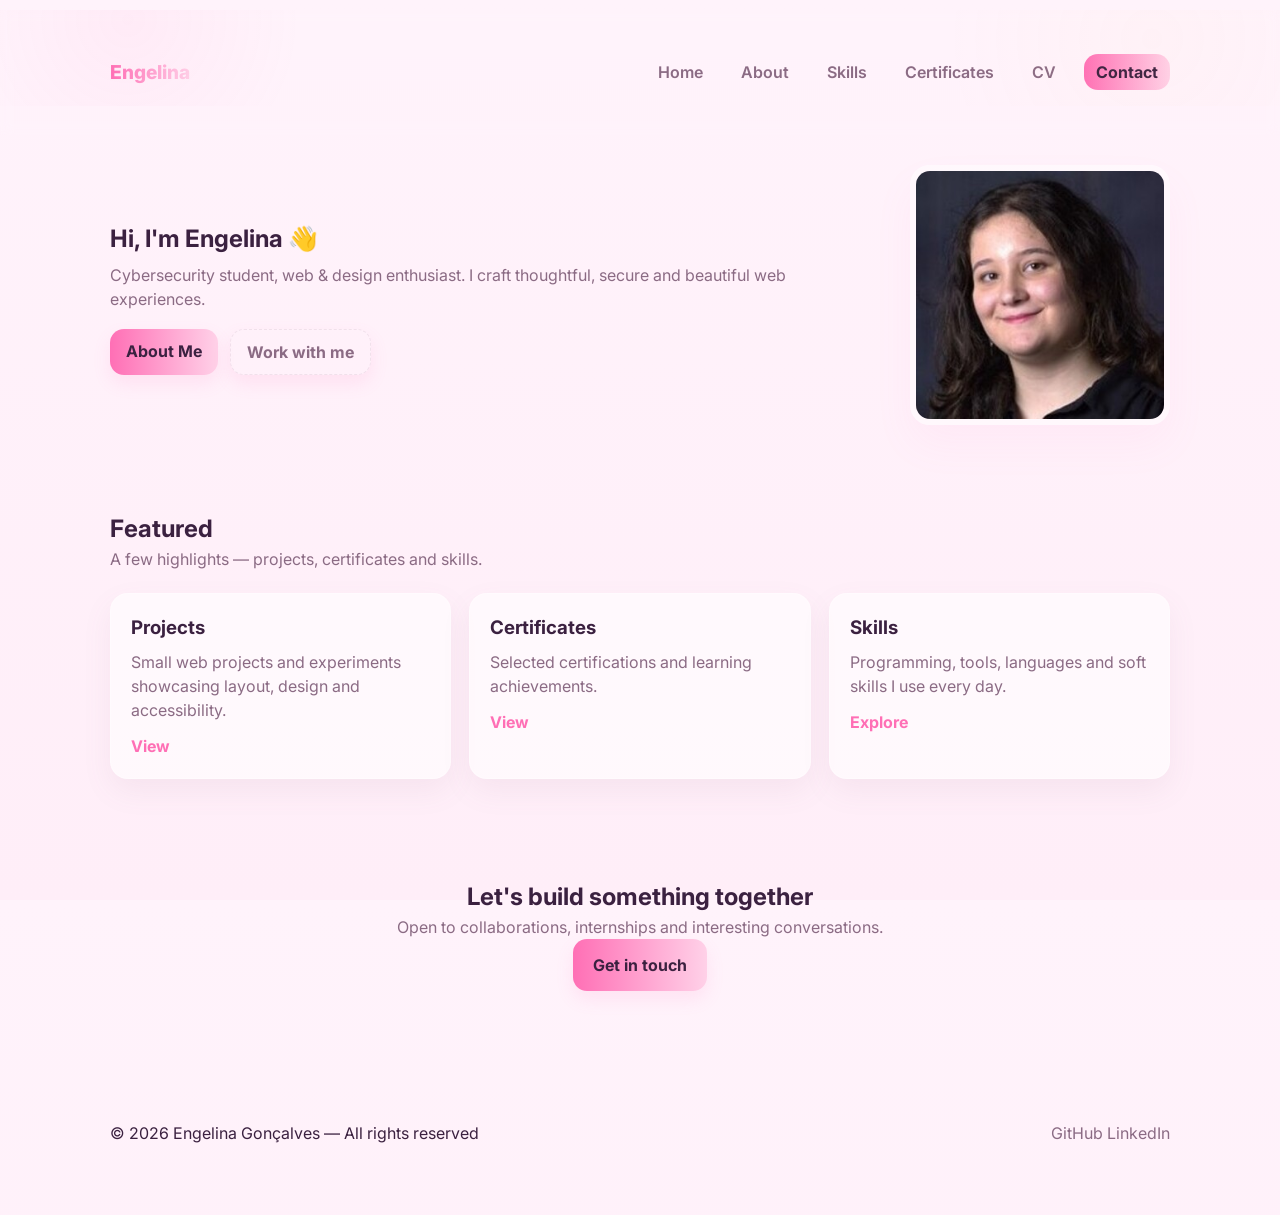
<file: index.html>
<!DOCTYPE html>

<html lang="en">

<head>
    <meta charset="UTF-8">
    <meta name="viewport" content="width=device-width, initial-scale=1.0">
    <meta name="description" content="Engelina Gonçalves — cybersecurity student, web & design enthusiast. Explore projects, skills and contact info.">
    <title>Engelina Gonçalves | Portfolio</title>
    <link rel="preconnect" href="https://fonts.googleapis.com">
    <link rel="preconnect" href="https://fonts.gstatic.com" crossorigin>
    <link href="https://fonts.googleapis.com/css2?family=Inter:wght@300;400;600;700&display=swap" rel="stylesheet">
    <link rel="stylesheet" href="assets/css/style.css">
</head>

<body>

    <div class="wrapper">

        <header class="site-header">
            <div class="container header-inner">
                <a class="brand" href="index.html">Engelina</a>

                <button class="nav-toggle" aria-label="Toggle navigation" aria-expanded="false">
                    <span class="hamburger"></span>
                </button>

                <nav class="nav-menu" aria-label="Main navigation">
                    <ul>
                        <li><a href="index.html">Home</a></li>
                        <li><a href="aboutme.html">About</a></li>
                        <li><a href="skills.html">Skills</a></li>
                        <li><a href="certificates.html">Certificates</a></li>
                        <li><a href="cv.html">CV</a></li>
                        <li><a href="contact.html" class="cta">Contact</a></li>
                    </ul>
                </nav>
            </div>
        </header>

        <main>

            <section class="hero container reveal">
                <div class="hero-inner">
                    <div class="hero-copy">
                        <h1>Hi, I'm Engelina <span class="wave">👋</span></h1>
                        <p class="lead">Cybersecurity student, web & design enthusiast. I craft thoughtful, secure and beautiful web experiences.</p>
                        <div class="hero-actions">
                            <a href="aboutme.html" class="button">About Me</a>
                            <a href="contact.html" class="button ghost">Work with me</a>
                        </div>
                    </div>

                    <div class="hero-media">
                        <img src="assets/images/engelina.jpg" alt="Portrait of Engelina" onerror="this.style.display='none'">
                    </div>
                </div>
            </section>

            <section class="featured container reveal">
                <h2>Featured</h2>
                <p class="muted">A few highlights — projects, certificates and skills.</p>

                <div class="cards-grid">
                    <article class="card">
                        <h3>Projects</h3>
                        <p>Small web projects and experiments showcasing layout, design and accessibility.</p>
                        <a href="index.html" class="card-link">View</a>
                    </article>

                    <article class="card">
                        <h3>Certificates</h3>
                        <p>Selected certifications and learning achievements.</p>
                        <a href="certificates.html" class="card-link">View</a>
                    </article>

                    <article class="card">
                        <h3>Skills</h3>
                        <p>Programming, tools, languages and soft skills I use every day.</p>
                        <a href="skills.html" class="card-link">Explore</a>
                    </article>
                </div>
            </section>

            <section class="contact-cta container reveal">
                <h2>Let's build something together</h2>
                <p class="muted">Open to collaborations, internships and interesting conversations.</p>
                <a href="contact.html" class="button large">Get in touch</a>
            </section>

        </main>

        <footer class="site-footer">
            <div class="container footer-inner">
                <p>© <span id="year"></span> Engelina Gonçalves — All rights reserved</p>
                <nav class="social">
                    <a href="#" aria-label="GitHub">GitHub</a>
                    <a href="#" aria-label="LinkedIn">LinkedIn</a>
                </nav>
            </div>
        </footer>

    </div>

    <script src="assets/js/script.js"></script>
</body>

</html>
</file>
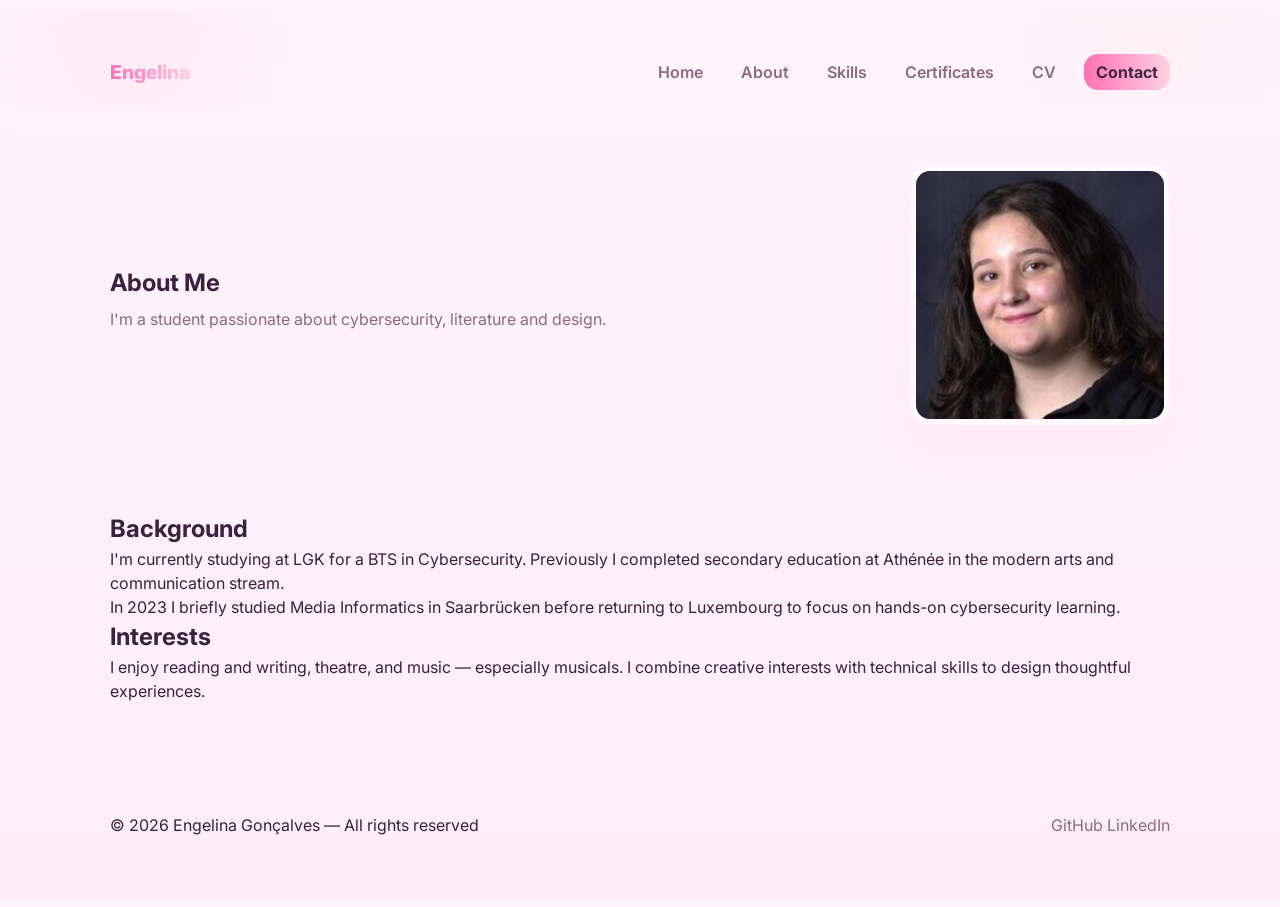
<file: aboutme.html>
<!DOCTYPE html>
<html lang="en">

<head>
    <meta charset="UTF-8">
    <meta name="viewport" content="width=device-width, initial-scale=1.0">
    <meta name="description" content="About Engelina — cybersecurity student, background and interests.">
    <title>About Me — Engelina</title>
    <link rel="preconnect" href="https://fonts.googleapis.com">
    <link rel="preconnect" href="https://fonts.gstatic.com" crossorigin>
    <link href="https://fonts.googleapis.com/css2?family=Inter:wght@300;400;600;700&display=swap" rel="stylesheet">
    <link rel="stylesheet" href="assets/css/style.css">
</head>

<body>

    <div class="wrapper">

        <header class="site-header">
            <div class="container header-inner">
                <a class="brand" href="index.html">Engelina</a>
                <button class="nav-toggle" aria-label="Toggle navigation" aria-expanded="false">
                    <span class="hamburger"></span>
                </button>
                <nav class="nav-menu" aria-label="Main navigation">
                    <ul>
                        <li><a href="index.html">Home</a></li>
                        <li><a href="aboutme.html">About</a></li>
                        <li><a href="skills.html">Skills</a></li>
                        <li><a href="certificates.html">Certificates</a></li>
                        <li><a href="cv.html">CV</a></li>
                        <li><a href="contact.html" class="cta">Contact</a></li>
                    </ul>
                </nav>
            </div>
        </header>

        <main>

            <section class="hero container reveal">
                <div class="hero-inner">
                    <div class="hero-copy">
                        <h1>About Me</h1>
                        <p class="lead">I'm a student passionate about cybersecurity, literature and design.</p>
                    </div>
                    <div class="hero-media">
                        <img src="assets/images/engelina.jpg" alt="Engelina" onerror="this.style.display='none'">
                    </div>
                </div>
            </section>

            <section class="more-info container reveal">
                <h2>Background</h2>
                <p>I'm currently studying at LGK for a BTS in Cybersecurity. Previously I completed secondary education at Athénée in the modern arts and communication stream.</p>
                <p>In 2023 I briefly studied Media Informatics in Saarbrücken before returning to Luxembourg to focus on hands-on cybersecurity learning.</p>

                <h2>Interests</h2>
                <p>I enjoy reading and writing, theatre, and music — especially musicals. I combine creative interests with technical skills to design thoughtful experiences.</p>
            </section>

        </main>

        <footer class="site-footer">
            <div class="container footer-inner">
                <p>© <span id="year"></span> Engelina Gonçalves — All rights reserved</p>
                <nav class="social">
                    <a href="#" aria-label="GitHub">GitHub</a>
                    <a href="#" aria-label="LinkedIn">LinkedIn</a>
                </nav>
            </div>
        </footer>

    </div>

    <script src="assets/js/script.js"></script>
</body>

</html>
</file>
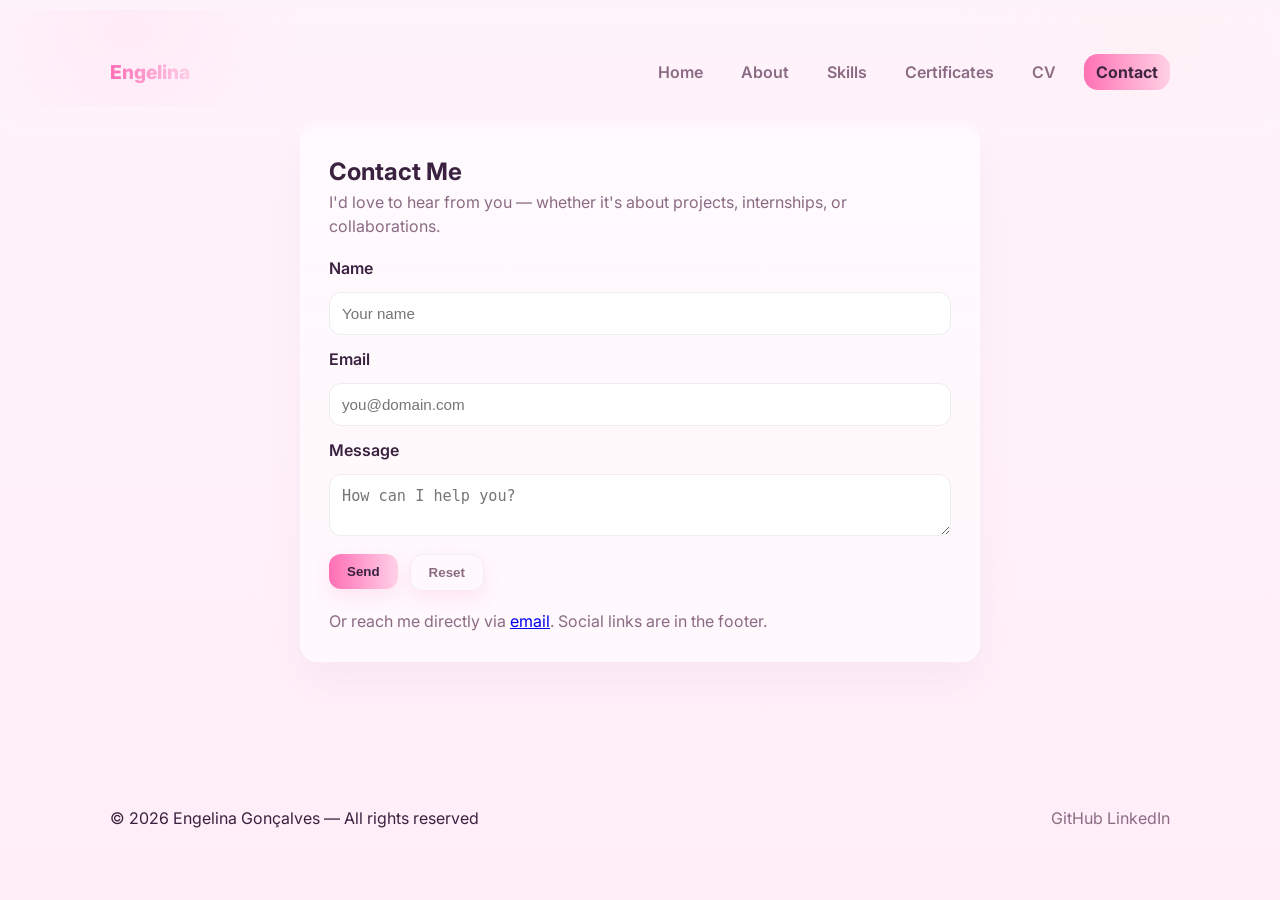
<file: contact.html>
<!DOCTYPE html>
<html lang="en">

<head>
    <meta charset="UTF-8">
    <meta name="viewport" content="width=device-width, initial-scale=1.0">
    <meta name="description" content="Contact Engelina for collaborations, internships or questions.">
    <title>Contact — Engelina</title>
    <link rel="preconnect" href="https://fonts.googleapis.com">
    <link rel="preconnect" href="https://fonts.gstatic.com" crossorigin>
    <link href="https://fonts.googleapis.com/css2?family=Inter:wght@300;400;600;700&display=swap" rel="stylesheet">
    <link rel="stylesheet" href="assets/css/style.css">
</head>

<body>

    <div class="wrapper">

        <header class="site-header">
            <div class="container header-inner">
                <a class="brand" href="index.html">Engelina</a>
                <button class="nav-toggle" aria-label="Toggle navigation" aria-expanded="false">
                    <span class="hamburger"></span>
                </button>
                <nav class="nav-menu" aria-label="Main navigation">
                    <ul>
                        <li><a href="index.html">Home</a></li>
                        <li><a href="aboutme.html">About</a></li>
                        <li><a href="skills.html">Skills</a></li>
                        <li><a href="certificates.html">Certificates</a></li>
                        <li><a href="cv.html">CV</a></li>
                        <li><a href="contact.html" class="cta">Contact</a></li>
                    </ul>
                </nav>
            </div>
        </header>

        <main>

            <section class="contact-container container reveal">
                <h2>Contact Me</h2>
                <p class="muted">I'd love to hear from you — whether it's about projects, internships, or collaborations.</p>

                <form action="https://formspree.io/f/xjkkdegy" method="POST" class="contact-form" style="margin-top:18px">
                    <label for="name">Name</label>
                    <input type="text" id="name" name="name" placeholder="Your name" required>

                    <label for="email">Email</label>
                    <input type="email" id="email" name="email" placeholder="you@domain.com" required>

                    <label for="message">Message</label>
                    <textarea id="message" name="message" placeholder="How can I help you?" required></textarea>

                    <div style="display:flex;gap:12px;align-items:center;margin-top:6px">
                        <button type="submit" class="button">Send</button>
                        <button type="reset" class="button ghost" style="background:transparent;border:1px solid rgba(59,33,64,0.06);">Reset</button>
                    </div>
                </form>

                <div style="margin-top:18px" class="muted">Or reach me directly via <a href="mailto:engelina.goncalves.grilo@gmail.com">email</a>. Social links are in the footer.</div>
            </section>

        </main>

        <footer class="site-footer">
            <div class="container footer-inner">
                <p>© <span id="year"></span> Engelina Gonçalves — All rights reserved</p>
                <nav class="social">
                    <a href="#" aria-label="GitHub">GitHub</a>
                    <a href="#" aria-label="LinkedIn">LinkedIn</a>
                </nav>
            </div>
        </footer>

    </div>

    <script src="assets/js/script.js"></script>

</body>

</html>
</file>
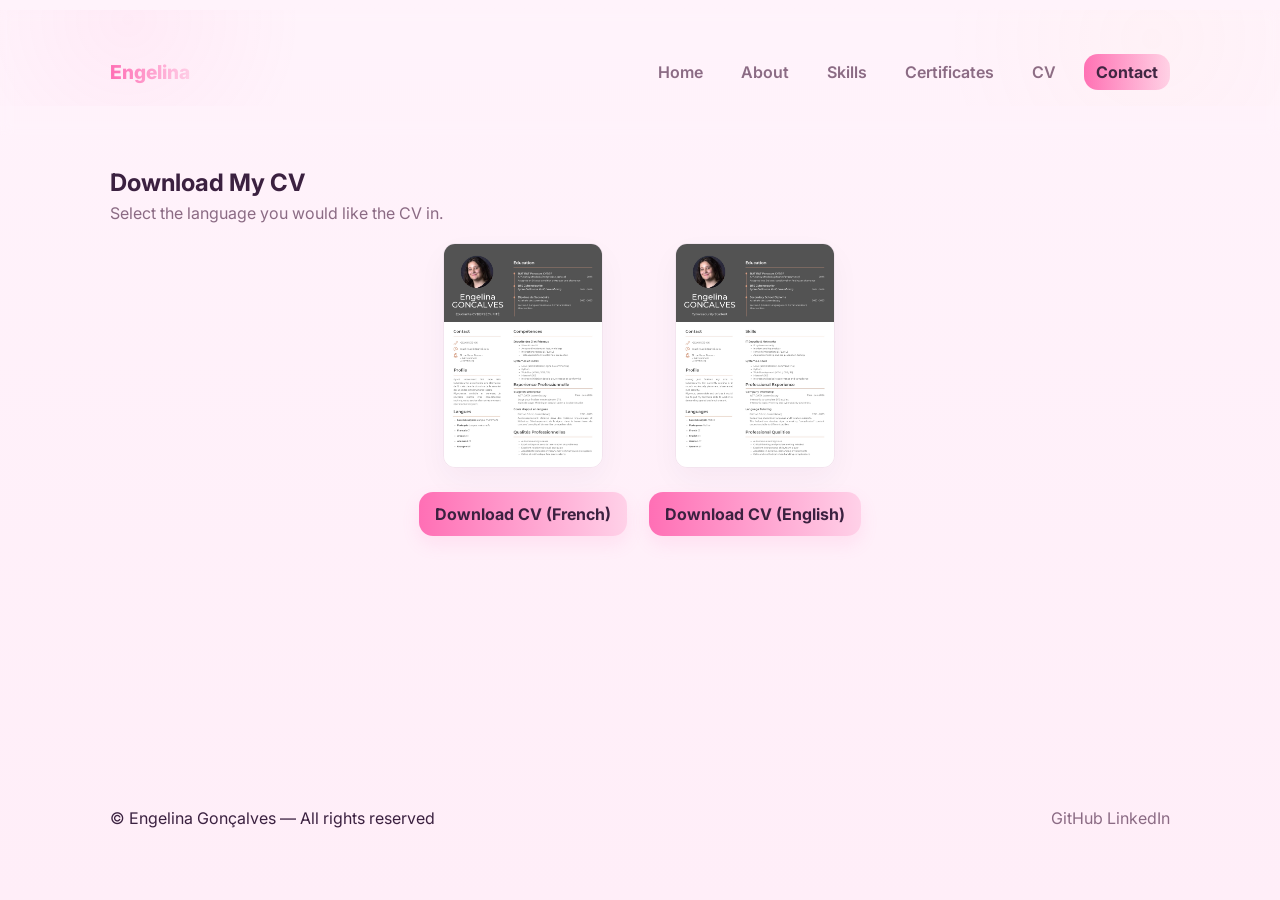
<file: cv.html>
<!DOCTYPE html>
<html lang="en">

<head>
    <meta charset="UTF-8">
    <meta name="viewport" content="width=device-width, initial-scale=1.0">
    <meta name="description" content="Download Engelina's CV in French or English.">
    <title>CV — Engelina</title>
    <link rel="preconnect" href="https://fonts.googleapis.com">
    <link rel="preconnect" href="https://fonts.gstatic.com" crossorigin>
    <link href="https://fonts.googleapis.com/css2?family=Inter:wght@300;400;600;700&display=swap" rel="stylesheet">
    <link rel="stylesheet" href="assets/css/style.css">
</head>

<body>

    <div class="wrapper">

        <header class="site-header">
            <div class="container header-inner">
                <a class="brand" href="index.html">Engelina</a>
                <button class="nav-toggle" aria-label="Toggle navigation" aria-expanded="false">
                    <span class="hamburger"></span>
                </button>
                <nav class="nav-menu" aria-label="Main navigation">
                    <ul>
                        <li><a href="index.html">Home</a></li>
                        <li><a href="aboutme.html">About</a></li>
                        <li><a href="skills.html">Skills</a></li>
                        <li><a href="certificates.html">Certificates</a></li>
                        <li><a href="cv.html">CV</a></li>
                        <li><a href="contact.html" class="cta">Contact</a></li>
                    </ul>
                </nav>
            </div>
        </header>

        <main>

            <section class="cv-container container reveal">
                <h1>Download My CV</h1>
                <p class="muted">Select the language you would like the CV in.</p>

                <div class="cv-buttons" style="margin-top:18px">
                        <div class="cv-extra">
                            <a href="assets/images/Cv_francais.pdf" target="_blank" rel="noopener" class="certificate-link">
                                <img class="certificate-thumb" src="assets/images/cv-preview.jpg" alt="CV preview" loading="lazy">
                            </a>
                            <a href="assets/images/Cv_francais.pdf" class="button" download>Download CV (French)</a>
                        </div>

                        <div class="cv-extra">
                            <a href="assets/images/Engelina_Goncalves_CV.pdf" target="_blank" rel="noopener" class="certificate-link">
                                <img class="certificate-thumb" src="assets/images/Engelina_Goncalves_CV.jpg" alt="CV preview" loading="lazy">
                            </a>
                            <a href="assets/images/Engelina_Goncalves_CV.pdf" class="button" download>Download CV (English)</a>
                        </div>
                </div>
            </section>

        </main>

        <footer class="site-footer">
            <div class="container footer-inner">
                <p>© <span id="year"></span> Engelina Gonçalves — All rights reserved</p>
                <nav class="social">
                    <a href="#" aria-label="GitHub">GitHub</a>
                    <a href="#" aria-label="LinkedIn">LinkedIn</a>
                </nav>
            </div>
        </footer>
</file>
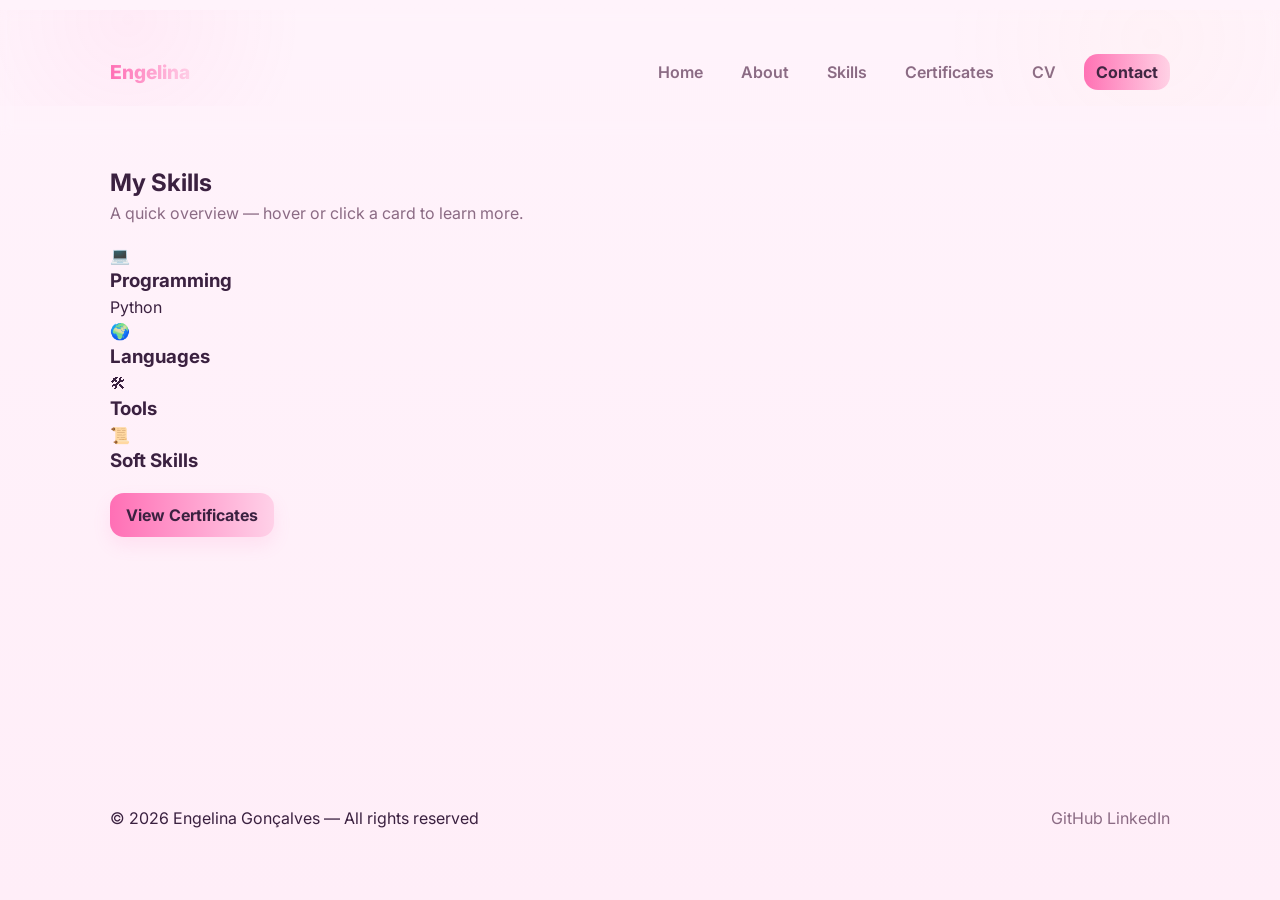
<file: skills.html>
<!DOCTYPE html>
<html lang="en">

<head>
    <meta charset="UTF-8">
    <meta name="viewport" content="width=device-width, initial-scale=1.0">
    <meta name="description" content="Skills: programming languages, tools, languages and soft skills.">
    <title>Skills — Engelina</title>
    <link rel="preconnect" href="https://fonts.googleapis.com">
    <link rel="preconnect" href="https://fonts.gstatic.com" crossorigin>
    <link href="https://fonts.googleapis.com/css2?family=Inter:wght@300;400;600;700&display=swap" rel="stylesheet">
    <link rel="stylesheet" href="assets/css/style.css">
</head>

<body>

    <div class="wrapper">

        <header class="site-header">
            <div class="container header-inner">
                <a class="brand" href="index.html">Engelina</a>
                <button class="nav-toggle" aria-label="Toggle navigation" aria-expanded="false">
                    <span class="hamburger"></span>
                </button>
                <nav class="nav-menu" aria-label="Main navigation">
                    <ul>
                        <li><a href="index.html">Home</a></li>
                        <li><a href="aboutme.html">About</a></li>
                        <li><a href="skills.html">Skills</a></li>
                        <li><a href="certificates.html">Certificates</a></li>
                        <li><a href="cv.html">CV</a></li>
                        <li><a href="contact.html" class="cta">Contact</a></li>
                    </ul>
                </nav>
            </div>
        </header>

        <main>

            <section class="container reveal">
                <h1>My Skills</h1>
                <p class="muted">A quick overview — hover or click a card to learn more.</p>

                <div class="skills-grid" style="margin-top:18px">

                    <div class="skill-card">
                        <span class="skill-icon">💻</span>
                        <h3>Programming</h3>
                        <p id="programming-skill" class="skill-description"></p>
                    </div>

                    <div class="skill-card">
                        <span class="skill-icon">🌍</span>
                        <h3>Languages</h3>
                        <p id="languages-skill" class="skill-description"></p>
                    </div>

                    <div class="skill-card">
                        <span class="skill-icon">🛠</span>
                        <h3>Tools</h3>
                        <p id="tools-skill" class="skill-description"></p>
                    </div>

                    <div class="skill-card">
                        <span class="skill-icon">📜</span>
                        <h3>Soft Skills</h3>
                        <p id="softskills-skill" class="skill-description"></p>
                    </div>

                </div>

                <div class="certificates-link" style="margin-top:18px">
                    <a href="certificates.html" class="button">View Certificates</a>
                </div>
            </section>

        </main>

        <footer class="site-footer">
            <div class="container footer-inner">
                <p>© <span id="year"></span> Engelina Gonçalves — All rights reserved</p>
                <nav class="social">
                    <a href="#" aria-label="GitHub">GitHub</a>
                    <a href="#" aria-label="LinkedIn">LinkedIn</a>
                </nav>
            </div>
        </footer>

    </div>

    <script src="assets/js/script.js"></script>

</body>

</html>
</file>
<file: assets/css/style.css>
:root{
  /* Girlypop palette */
  --bg: linear-gradient(180deg,#fff3fb 0%, #ffeef8 100%);
  --page-bg: #fff3fb;
  --card: rgba(255,255,255,0.6);
  --muted: #8b6b84;
  --accent: #ff6fb5; /* pink */
  --accent-2: #ffd1e8; /* light pink */
  --accent-3: #ffd58a; /* soft yellow */
  --glass: rgba(255,255,255,0.6);
  --radius: 16px;
  --max-width: 1100px;
}

*{box-sizing:border-box;margin:0;padding:0}
html,body{height:100%}
body{
  font-family: 'Poppins', Inter, system-ui, -apple-system, 'Segoe UI', Roboto, 'Helvetica Neue', Arial;
  background: var(--bg);
  color:#3b2140;
  -webkit-font-smoothing:antialiased;
  -moz-osx-font-smoothing:grayscale;
  line-height:1.5;
}

.wrapper{min-height:100vh;display:flex;flex-direction:column}
.container{max-width:var(--max-width);margin:0 auto;padding:40px 20px}

/* Header */

.site-header{backdrop-filter:blur(6px);background:transparent;position:sticky;top:10px;z-index:40;padding:8px 0}
.header-inner{display:flex;align-items:center;justify-content:space-between;gap:20px}
.brand{font-weight:800;background:linear-gradient(90deg,var(--accent),var(--accent-2));-webkit-background-clip:text;background-clip:text;color:transparent;text-decoration:none;font-size:1.2rem}

.site-header::before{content:"";position:absolute;left:0;right:0;top:0;height:6rem;background:radial-gradient(circle at 10% 10%, rgba(255,111,181,0.06), transparent 15%), radial-gradient(circle at 90% 30%, rgba(255,213,138,0.04), transparent 18%);pointer-events:none}

.nav-menu ul{list-style:none;display:flex;gap:18px;align-items:center}
.nav-menu a{color:var(--muted);text-decoration:none;padding:8px 10px;border-radius:12px;transition:all .18s;font-weight:600}
.nav-menu a:hover, .nav-menu a:focus{color:#fff;background:linear-gradient(90deg, rgba(255,111,181,0.18), rgba(255,209,232,0.12))}
.nav-menu .cta{background:linear-gradient(90deg,var(--accent),var(--accent-2));color:#3b2140;font-weight:700;padding:8px 12px;border-radius:14px}

.nav-toggle{display:none;background:none;border:0;cursor:pointer;padding:8px}
.hamburger{display:block;width:22px;height:2px;background:var(--muted);position:relative;border-radius:2px}
.hamburger::before,.hamburger::after{content:"";position:absolute;left:0;width:22px;height:2px;background:var(--muted);border-radius:2px}
.hamburger::before{top:-7px}.hamburger::after{top:7px}

/* Hero */
.hero-inner{display:flex;gap:30px;align-items:center;justify-content:space-between}
.hero-copy{flex:1}
.hero-media{width:260px;flex:0 0 260px}
.hero-media img{width:100%;height:auto;border-radius:20px;object-fit:cover;border:6px solid rgba(255,255,255,0.5);box-shadow:0 20px 40px rgba(255,111,181,0.06)}
.lead{color:var(--muted);margin-top:6px}
.hero-actions{margin-top:18px;display:flex;gap:12px}
.button{display:inline-block;padding:10px 16px;background:linear-gradient(90deg,var(--accent),var(--accent-2));color:#3b2140;border-radius:14px;text-decoration:none;font-weight:700;box-shadow:0 8px 18px rgba(255,111,181,0.12)}
.button.ghost{background:transparent;border:1px dashed rgba(139,107,132,0.12);color:var(--muted)}
.button.large{padding:14px 20px;font-size:1rem}

/* Cards */
.cards-grid{display:grid;grid-template-columns:repeat(auto-fit,minmax(220px,1fr));gap:18px;margin-top:22px}
.card{background:var(--card);padding:20px;border-radius:18px;box-shadow:0 12px 30px rgba(139,107,132,0.08);border:1px solid rgba(255,255,255,0.35)}
.card h3{color:#3b2140;margin-bottom:8px}
.card p{color:var(--muted);margin-bottom:12px}
.card-link{color:var(--accent);text-decoration:none;font-weight:700}

.contact-cta{text-align:center;padding:60px 20px}
.muted{color:var(--muted)}

/* Certificate thumbnails */
.certificate-gallery{display:flex;flex-wrap:wrap;gap:22px;justify-content:center;margin-top:18px}
.certificate-item{background:transparent;padding:12px;border-radius:14px;display:flex;flex-direction:column;align-items:center;max-width:320px}
.certificate-content{display:flex;flex-direction:column;align-items:center;gap:10px}
.certificate-thumb{width:160px;height:auto;max-width:100%;border-radius:12px;object-fit:cover;border:1px solid rgba(59,33,64,0.06);box-shadow:0 12px 30px rgba(59,33,64,0.04)}
.certificate a.certificate-link{display:inline-block}
.certificate a.button{margin-top:6px}

/* Ensure download anchors and buttons are centered under thumbnails */
.certificate{display:inline-flex;justify-content:center;align-items:center}
.certificate .button{margin-top:8px}

/* CV buttons: center thumbnails and download buttons */
.cv-buttons{display:flex;gap:22px;justify-content:center;flex-wrap:wrap}
.cv-extra{display:flex;flex-direction:column;align-items:center;gap:10px;text-align:center}
.cv-extra .button{margin-top:8px}

/* Certificates: center titles above images */
.certificate-content h2{margin:0;font-size:1rem;text-align:center;color:#3b2140}

/* Contact form styles */
.contact-container{max-width:680px;margin:0 auto;background:linear-gradient(180deg, rgba(255,255,255,0.6), rgba(255,255,255,0.55));padding:28px;border-radius:18px;box-shadow:0 18px 40px rgba(139,107,132,0.06);border:1px solid rgba(255,255,255,0.6)}
.contact-form{display:flex;flex-direction:column;gap:12px}
.contact-form label{font-weight:600;color:#3b2140}
.contact-form input,.contact-form textarea{padding:12px;border-radius:12px;border:1px solid rgba(59,33,64,0.08);background:rgba(255,255,255,0.9);outline:none;font-size:0.95rem}
.contact-form input:focus,.contact-form textarea:focus{box-shadow:0 8px 20px rgba(255,111,181,0.08);border-color:rgba(255,111,181,0.4)}
.contact-form button{align-self:flex-start;padding:10px 18px;border-radius:12px;background:linear-gradient(90deg,var(--accent),var(--accent-2));color:#3b2140;border:none;font-weight:700;cursor:pointer}


.site-footer{margin-top:auto;padding:30px 0;background:transparent}
.footer-inner{display:flex;align-items:center;justify-content:space-between;gap:20px}
.site-footer a{color:var(--muted);text-decoration:none}

/* simple reveal animation */
.reveal{opacity:1;transform:none;transition:opacity .3s ease, transform .3s ease}
.reveal.active{opacity:1}

/* responsiveness */
@media (max-width:900px){
  .hero-inner{flex-direction:column-reverse;align-items:center}
  .hero-media{width:200px}
  .container{padding:28px 16px}
  .footer-inner{flex-direction:column;align-items:flex-start}
  .certificate-thumb{width:140px}
}

@media (max-width:700px){
  .nav-menu{position:fixed;inset:64px 16px auto 16px;background:linear-gradient(180deg, rgba(255,255,255,0.02), rgba(255,255,255,0.01));backdrop-filter:blur(8px);padding:18px;border-radius:12px;display:none}
  .nav-menu.open{display:block}
  .nav-menu ul{flex-direction:column;gap:12px}
  .nav-toggle{display:block}
  .certificate-thumb{width:120px}
}

/* keep some legacy classes usable */
.about-preview, .contact, .about, .skills-container, .certificate-container, .cv-container{padding:40px 20px}
</file>
